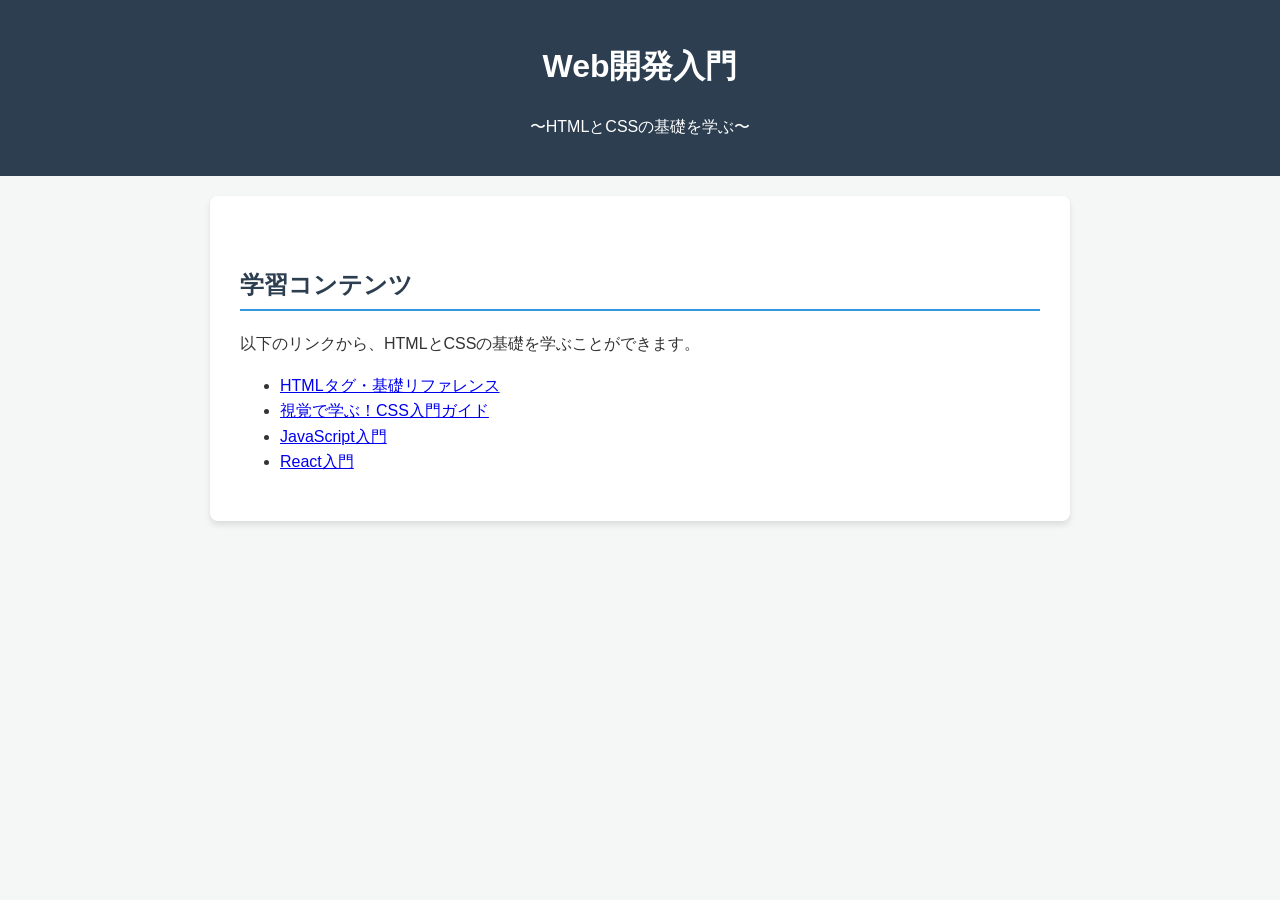
<file: index.html>
<!DOCTYPE html>
<html lang="ja">
<head>
    <meta charset="UTF-8">
    <meta name="viewport" content="width=device-width, initial-scale=1.0">
    <title>Web開発入門</title>
    <link rel="stylesheet" type="text/css" href="style\style.css">
</head>
<body>
    <header>
        <h1>Web開発入門</h1>
        <p>〜HTMLとCSSの基礎を学ぶ〜</p>
    </header>
    <div class="container">
        <h2>学習コンテンツ</h2>
        <p>以下のリンクから、HTMLとCSSの基礎を学ぶことができます。</p>
        <ul>
            <li><a href="pages/html.html">HTMLタグ・基礎リファレンス</a></li>
            <li><a href="pages/css.html">視覚で学ぶ！CSS入門ガイド</a></li>
            <li><a href="pages/javascript.html">JavaScript入門</a></li>
            <li><a href="pages/react.html">React入門</a></li>
        </ul>
    </div>  
</body>
</html>
</file>
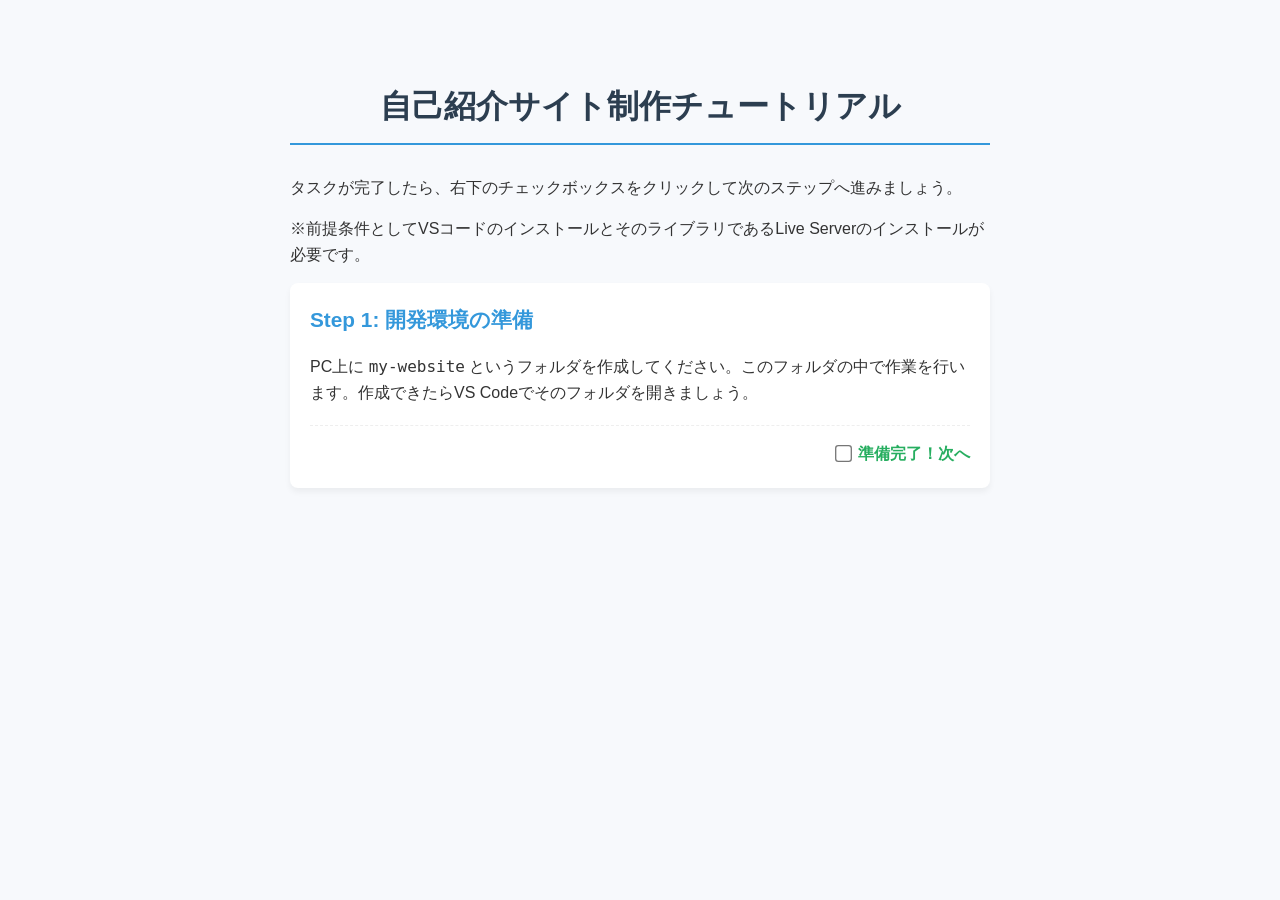
<file: pages/タスクチェッカー/index.html>
<!DOCTYPE html>
<html lang="ja">
<head>
    <meta charset="UTF-8">
    <meta name="viewport" content="width=device-width, initial-scale=1.0">
    <title>自己紹介サイト制作チュートリアル</title>
    <!-- 分割したCSSファイルを読み込む -->
    <link rel="stylesheet" href="style.css">
</head>
<body>

    <h1>自己紹介サイト制作チュートリアル</h1>
    <p>タスクが完了したら、右下のチェックボックスをクリックして次のステップへ進みましょう。</p>
    <p>※前提条件としてVSコードのインストールとそのライブラリであるLive Serverのインストールが必要です。</p>

    <div class="step-card active visible" id="step1">
        <h2>Step 1: 開発環境の準備</h2>
        <p>PC上に <code>my-website</code> というフォルダを作成してください。このフォルダの中で作業を行います。作成できたらVS Codeでそのフォルダを開きましょう。</p>
        <div class="checkbox-area">
            <label class="checkbox-label">
                <input type="checkbox" class="task-check" data-next="step2">
                準備完了！次へ
            </label>
        </div>
    </div>

    <div class="step-card" id="step2">
        <h2>Step 2: HTMLで骨組みを作る</h2>
        <p>フォルダ内に <code>index.html</code> というファイルを作成し、以下のコードを記述して保存してください。</p>
<pre><code>&lt;!DOCTYPE html&gt;
&lt;html lang="ja"&gt;
&lt;head&gt;
    &lt;meta charset="UTF-8"&gt;
    &lt;title&gt;{名前}のポートフォリオ&lt;/title&gt;
    &lt;link rel="stylesheet" href="style.css"&gt;
&lt;/head&gt;
&lt;body&gt;
    &lt;h1&gt;自己紹介&lt;/h1&gt;
    &lt;button id="alertButton"&gt;クリックしてね&lt;/button&gt;
    &lt;script src="script.js"&gt;&lt;/script&gt;
&lt;/body&gt;
&lt;/html&gt;</code></pre>
        <div class="checkbox-area">
            <label class="checkbox-label">
                <input type="checkbox" class="task-check" data-next="step3">
                HTML作成完了！次へ
            </label>
        </div>
    </div>

    <div class="step-card" id="step3">
        <h2>Step 3: CSSでデザインを整える</h2>
        <p>次に <code>style.css</code> というファイルを作成し、以下のコードを記述して保存します。</p>
<pre><code>body {
    text-align: center;
    font-family: sans-serif;
    background-color: #f0f8ff;
    padding: 50px;
}
button {
    background-color: #3498db;
    color: white;
    padding: 10px 20px;
    border: none;
    border-radius: 5px;
    cursor: pointer;
}</code></pre>
        <div class="checkbox-area">
            <label class="checkbox-label">
                <input type="checkbox" class="task-check" data-next="step4">
                CSS作成完了！次へ
            </label>
        </div>
    </div>

    <div class="step-card" id="step4">
        <h2>Step 4: JavaScriptで動きをつける</h2>
        <p>最後に <code>script.js</code> というファイルを作成し、以下のコードを記述して保存します。</p>
<pre><code>document.getElementById('alertButton').addEventListener('click', () => {
    alert('こんにちは！プログラミングの世界へようこそ！');
});</code></pre>
        <div class="checkbox-area">
            <label class="checkbox-label">
                <input type="checkbox" class="task-check" data-next="step5">
                JS作成完了！次へ
            </label>
        </div>
    </div>

    <div class="step-card" id="step5">
        <h2>Step 5: ブラウザで動作確認</h2>
        <p>保存した <code>index.html</code> をVS CodeのLive Server機能を使ってブラウザで開いてみましょう。ボタンを押してメッセージが出れば完成です！</p>
        <div class="checkbox-area">
            <label class="checkbox-label">
                <input type="checkbox" class="task-check" data-next="finish">
                すべて完了！
            </label>
        </div>
    </div>

    <div id="completionMessage">
        🎉 お疲れ様でした！初めてのWebサイト構築成功です！ 🎉
    </div>

    <script>
        // すべてのチェックボックスを取得
        const checkboxes = document.querySelectorAll('.task-check');

        checkboxes.forEach(checkbox => {
            checkbox.addEventListener('change', function() {
                // チェックが入った時だけ処理をする
                if (this.checked) {
                    // チェックを外せないように無効化（一本道で進ませるため）
                    this.disabled = true;

                    const nextStepId = this.getAttribute('data-next');

                    if (nextStepId === 'finish') {
                        // 最後まで終わった場合の処理
                        const message = document.getElementById('completionMessage');
                        message.style.display = 'block';
                    } else {
                        // 次のステップを表示する処理
                        const nextStep = document.getElementById(nextStepId);
                        if (nextStep) {
                            // display: block を適用
                            nextStep.classList.add('active');
                            
                            // 少し遅らせて透明度(opacity)を上げることでフワッとしたアニメーションを実現
                            setTimeout(() => {
                                nextStep.classList.add('visible');
                                // 次のステップが表示されたら、そこへスムーズにスクロールさせる
                                nextStep.scrollIntoView({ behavior: 'smooth', block: 'start' });
                            }, 50);
                        }
                    }
                }
            });
        });
    </script>
</body>
</html>
</file>
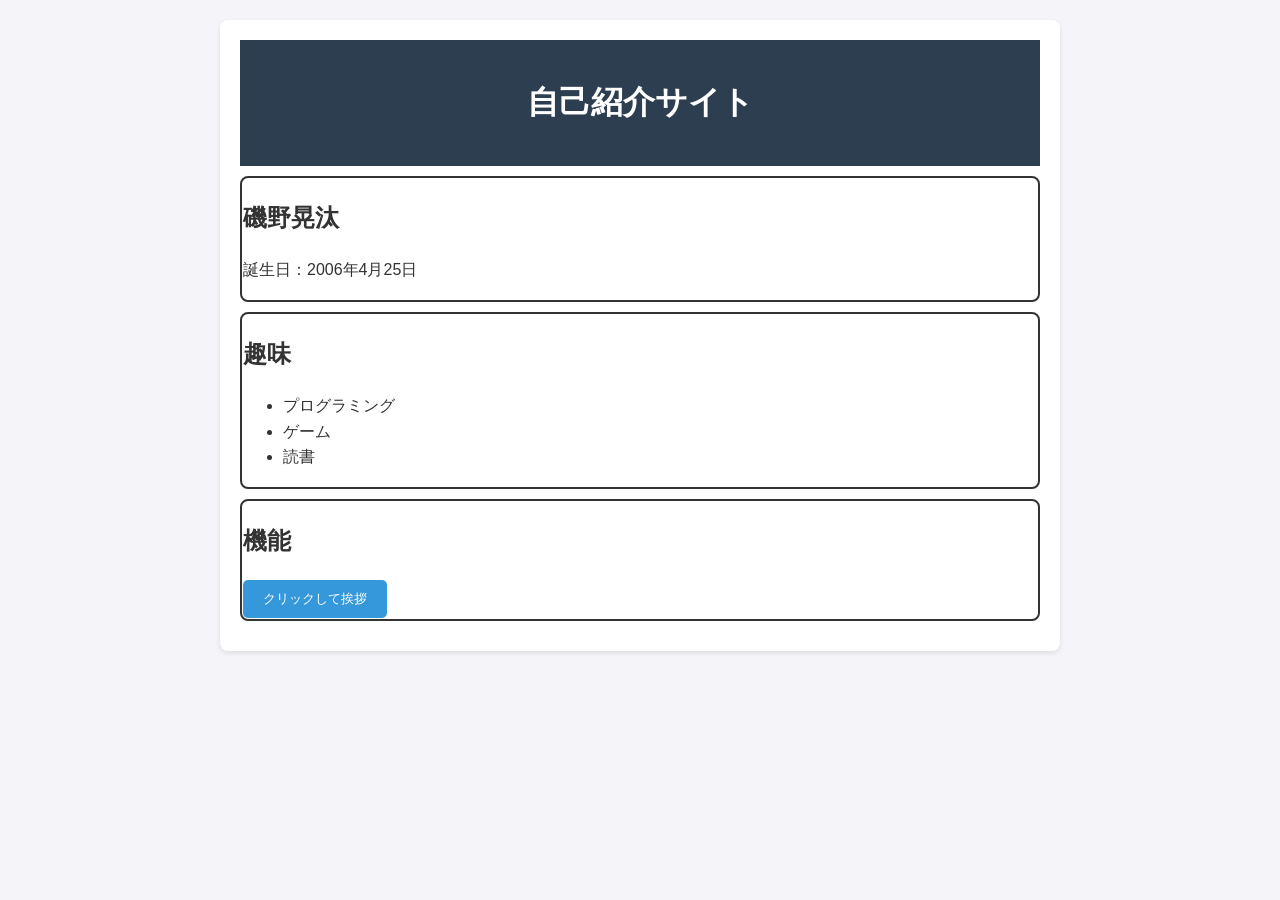
<file: pages/自己紹介サイト/index.html>
<!DOCTYPE html>
<html lang="ja">
    <head>
        <meta charset="UTF-8">
        <title>自己紹介ページ</title>
        <link rel="stylesheet" href="style.css">
    </head>
    <body>
        <main>
            <header>
                <h1>自己紹介サイト</h1>
            </header>
            <section>
                <h1>磯野晃汰</h1>
            <p>誕生日：2006年4月25日</p>
            </section>
            <section>
                <h2>趣味</h2>
                <ul>
                    <li>プログラミング</li>
                    <li>ゲーム</li>
                    <li>読書</li>
                </ul>
            </section>
            <section>
                <h2>機能</h2>
                <button id="alertButton">クリックして挨拶</button>
            </section>
        </main>
        <script src="script.js"></script>
    </body>
</html>
</file>
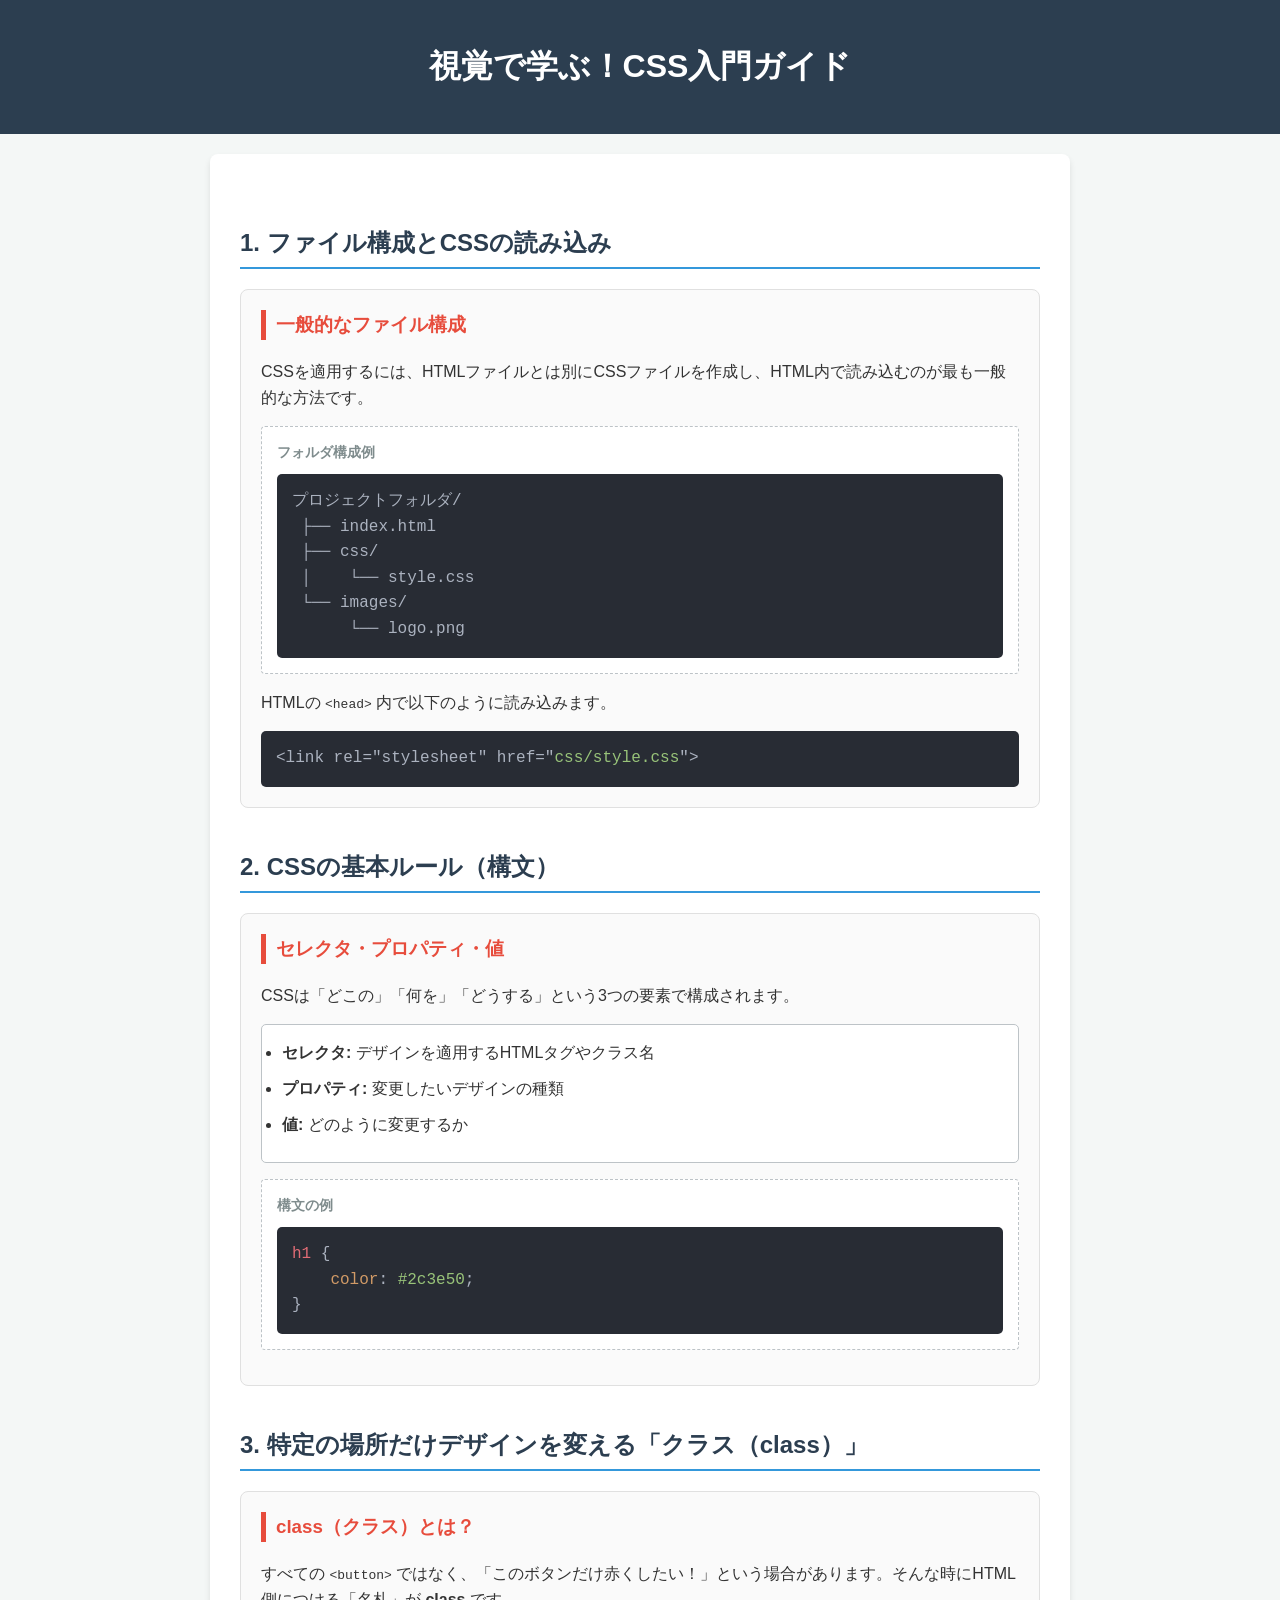
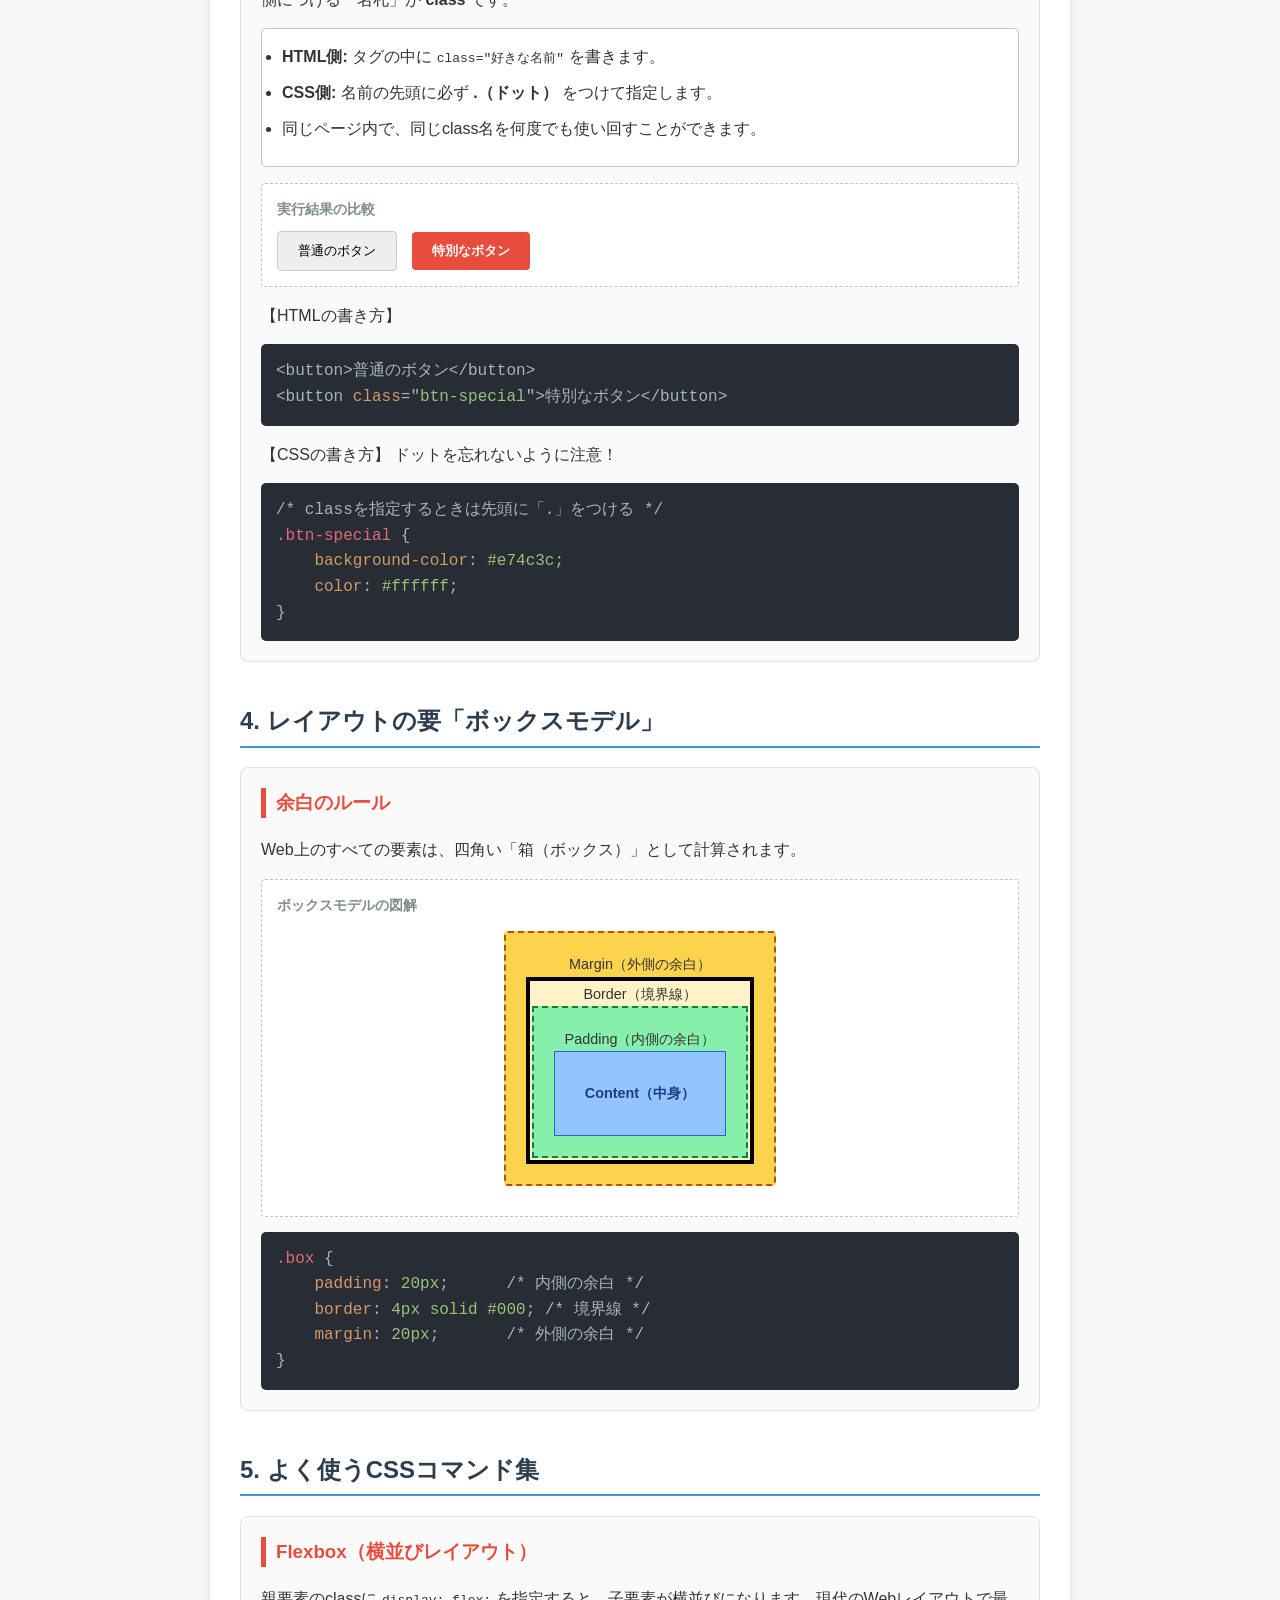
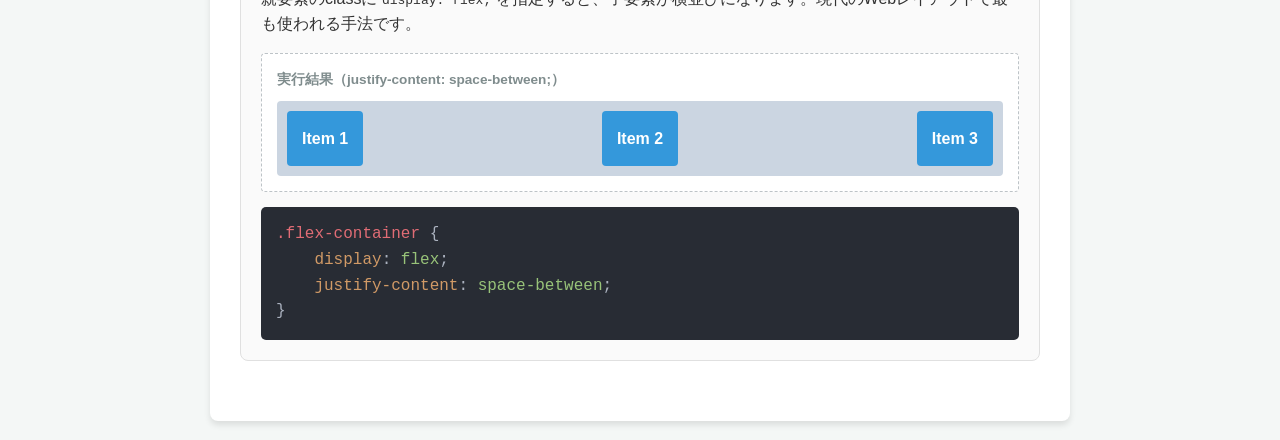
<file: pages/css.html>
<div>
<head>
   <title>視覚で学ぶ！CSS入門ガイド</title>
   <link rel="stylesheet" href="../style/style.css">
</head>
<body>

    <header>
        <h1>視覚で学ぶ！CSS入門ガイド</h1>
    </header>

    <div class="container">
        
        <h2>1. ファイル構成とCSSの読み込み</h2>
        <div class="tag-section">
            <h3>一般的なファイル構成</h3>
            <p>CSSを適用するには、HTMLファイルとは別にCSSファイルを作成し、HTML内で読み込むのが最も一般的な方法です。</p>
            
            <div class="demo-box">
                <div class="demo-label">フォルダ構成例</div>
                <pre><span class="text">プロジェクトフォルダ/
 ├── index.html
 ├── css/
 │    └── style.css
 └── images/
      └── logo.png</span></pre>
            </div>

            <p>HTMLの <code>&lt;head&gt;</code> 内で以下のように読み込みます。</p>
            <pre><span class="text">&lt;link rel="stylesheet" href="</span><span class="val">css/style.css</span><span class="text">"&gt;</span></pre>
        </div>

        <h2>2. CSSの基本ルール（構文）</h2>
        <div class="tag-section">
            <h3>セレクタ・プロパティ・値</h3>
            <p>CSSは「どこの」「何を」「どうする」という3つの要素で構成されます。</p>
            
            <ul class="description-list">
                <li><strong>セレクタ:</strong> デザインを適用するHTMLタグやクラス名</li>
                <li><strong>プロパティ:</strong> 変更したいデザインの種類</li>
                <li><strong>値:</strong> どのように変更するか</li>
            </ul>

            <div class="demo-box">
                <div class="demo-label">構文の例</div>
                <pre><span class="tag">h1</span> <span class="text">{</span>
    <span class="attr">color</span><span class="text">:</span> <span class="val">#2c3e50</span><span class="text">;</span>
<span class="text">}</span></pre>
            </div>
        </div>

        <!-- 追加したクラスの解説セクション -->
        <h2>3. 特定の場所だけデザインを変える「クラス（class）」</h2>
        <div class="tag-section">
            <h3>class（クラス）とは？</h3>
            <p>すべての <code>&lt;button&gt;</code> ではなく、「このボタンだけ赤くしたい！」という場合があります。そんな時にHTML側につける「名札」が <strong>class</strong> です。</p>
            
            <ul class="description-list">
                <li><strong>HTML側:</strong> タグの中に <code>class="好きな名前"</code> を書きます。</li>
                <li><strong>CSS側:</strong> 名前の先頭に必ず <strong>.（ドット）</strong> をつけて指定します。</li>
                <li>同じページ内で、同じclass名を何度でも使い回すことができます。</li>
            </ul>

            <div class="demo-box">
                <div class="demo-label">実行結果の比較</div>
                <div style="display: flex; gap: 15px; align-items: center;">
                    <button class="btn-normal">普通のボタン</button>
                    <button class="btn-special">特別なボタン</button>
                </div>
            </div>

            <p>【HTMLの書き方】</p>
            <pre><span class="text">&lt;button&gt;普通のボタン&lt;/button&gt;</span>
<span class="text">&lt;button </span><span class="attr">class</span><span class="text">="</span><span class="val">btn-special</span><span class="text">"&gt;特別なボタン&lt;/button&gt;</span></pre>

            <p>【CSSの書き方】 ドットを忘れないように注意！</p>
            <pre><span class="text">/* classを指定するときは先頭に「.」をつける */</span>
<span class="tag">.btn-special</span> <span class="text">{</span>
    <span class="attr">background-color</span><span class="text">:</span> <span class="val">#e74c3c</span><span class="text">;</span>
    <span class="attr">color</span><span class="text">:</span> <span class="val">#ffffff</span><span class="text">;</span>
<span class="text">}</span></pre>
        </div>

        <h2>4. レイアウトの要「ボックスモデル」</h2>
        <div class="tag-section">
            <h3>余白のルール</h3>
            <p>Web上のすべての要素は、四角い「箱（ボックス）」として計算されます。</p>

            <div class="demo-box">
                <div class="demo-label">ボックスモデルの図解</div>
                <div class="box-model-demo">
                    <div class="margin-box">
                        Margin（外側の余白）
                        <div class="border-box">
                            Border（境界線）
                            <div class="padding-box">
                                Padding（内側の余白）
                                <div class="content-box">
                                    Content（中身）
                                </div>
                            </div>
                        </div>
                    </div>
                </div>
            </div>

            <pre><span class="tag">.box</span> <span class="text">{</span>
    <span class="attr">padding</span><span class="text">:</span> <span class="val">20px</span><span class="text">;</span>      <span class="text">/* 内側の余白 */</span>
    <span class="attr">border</span><span class="text">:</span> <span class="val">4px solid #000</span><span class="text">;</span> <span class="text">/* 境界線 */</span>
    <span class="attr">margin</span><span class="text">:</span> <span class="val">20px</span><span class="text">;</span>       <span class="text">/* 外側の余白 */</span>
<span class="text">}</span></pre>
        </div>

        <h2>5. よく使うCSSコマンド集</h2>
        <div class="tag-section">
            <h3>Flexbox（横並びレイアウト）</h3>
            <p>親要素のclassに <code>display: flex;</code> を指定すると、子要素が横並びになります。現代のWebレイアウトで最も使われる手法です。</p>
            
            <div class="demo-box">
                <div class="demo-label">実行結果（justify-content: space-between;）</div>
                <div class="flex-container-demo">
                    <div class="flex-item">Item 1</div>
                    <div class="flex-item">Item 2</div>
                    <div class="flex-item">Item 3</div>
                </div>
            </div>

            <pre><span class="tag">.flex-container</span> <span class="text">{</span>
    <span class="attr">display</span><span class="text">:</span> <span class="val">flex</span><span class="text">;</span>
    <span class="attr">justify-content</span><span class="text">:</span> <span class="val">space-between</span><span class="text">;</span>
<span class="text">}</span></pre>
        </div>
    </div>
</body>
</div>
</file>
<file: pages/タスクチェッカー/style.css>
/* 全体のスタイル */
body {
    font-family: 'Helvetica Neue', Arial, sans-serif;
    background-color: #f7f9fc;
    color: #333;
    max-width: 700px;
    margin: 40px auto;
    padding: 20px;
    line-height: 1.6;
}
h1 {
    text-align: center;
    color: #2c3e50;
    border-bottom: 2px solid #3498db;
    padding-bottom: 10px;
    margin-bottom: 30px;
}

/* 各ステップのカードスタイル */
.step-card {
    background: #fff;
    border-radius: 8px;
    padding: 20px;
    margin-bottom: 20px;
    box-shadow: 0 4px 6px rgba(0,0,0,0.05);
    /* 初期状態は非表示（1つ目以外） */
    display: none;
    opacity: 0;
    transform: translateY(20px);
    transition: opacity 0.5s ease, transform 0.5s ease;
}

/* JavaScriptで付与する表示用クラス */
.step-card.active {
    display: block;
}
.step-card.visible {
    opacity: 1;
    transform: translateY(0);
}

h2 {
    margin-top: 0;
    color: #3498db;
    font-size: 1.3em;
}
pre {
    background-color: #282c34;
    color: #abb2bf;
    padding: 15px;
    border-radius: 5px;
    overflow-x: auto;
    font-size: 0.9em;
}
code {
    font-family: Consolas, Monaco, monospace;
}

/* チェックボックスエリアの装飾 */
.checkbox-area {
    margin-top: 20px;
    padding-top: 15px;
    border-top: 1px dashed #eee;
    text-align: right;
}
.checkbox-label {
    cursor: pointer;
    font-weight: bold;
    color: #27ae60;
    display: inline-flex;
    align-items: center;
    user-select: none;
}
.checkbox-label input {
    margin-right: 8px;
    transform: scale(1.3);
    cursor: pointer;
}

/* 完了メッセージ */
#completionMessage {
    text-align: center;
    color: #e67e22;
    font-weight: bold;
    font-size: 1.2em;
    display: none;
    margin-top: 30px;
    padding: 20px;
    background: #fff3e0;
    border-radius: 8px;
}
</file>
<file: pages/自己紹介サイト/style.css>
/* 全体の基本設定 */
body {
    font-family: sans-serif;
    line-height: 1.6;
    margin: 0;
    background-color: #f4f4f9;
    color: #333;
}

/* ヘッダーの装飾 */
header {
    background-color: #2c3e50;
    color: white;
    text-align: center;
    padding: 1rem 0;
}

/* セクションの装飾 */
section {
    background-color: white;
    border: 2px solid #333333;
    border-radius: 8px;
    padding: 1px;
    margin: 10px 0;
}

/* メインコンテンツのレイアウト */
main {
    max-width: 800px;
    margin: 20px auto;
    padding: 20px;
    background: white;
    border-radius: 8px;
    box-shadow: 0 2px 5px rgba(0,0,0,0.1); /* 軽い影をつける */
}

/* ボタンの装飾 */
button {
    background-color: #3498db;
    color: white;
    border: none;
    padding: 10px 20px;
    cursor: pointer;
    border-radius: 5px;
}

/* マウスカーソルが乗ったときの変化 */
button:hover {
    background-color: #2980b9;
}
</file>
<file: style/style.css>
body {
    font-family: 'Helvetica Neue', Arial, 'Hiragino Kaku Gothic ProN', 'Hiragino Sans', Meiryo, sans-serif;
    line-height: 1.6;
    color: #333;
    background-color: #f4f7f6;
    margin: 0;
    padding: 0;
}

header {
    background-color: #2c3e50;
    color: #fff;
    padding: 20px 0;
    text-align: center;
}

.container {
    max-width: 800px;
    margin: 20px auto;
    background: #fff;
    padding: 30px;
    border-radius: 8px;
    box-shadow: 0 4px 6px rgba(0, 0, 0, 0.1);
}

h2 {
    color: #2c3e50;
    border-bottom: 2px solid #3498db;
    padding-bottom: 5px;
    margin-top: 40px;
}

.tag-section {
    border: 1px solid #e0e0e0;
    border-radius: 8px;
    padding: 20px;
    margin-bottom: 30px;
    background-color: #fafafa;
}

.tag-section h3 {
    margin-top: 0;
    color: #e74c3c;
    border-left: 5px solid #e74c3c;
    padding-left: 10px;
}

.description-list {
    background-color: #fff;
    padding: 15px 20px;
    border-radius: 5px;
    border: 1px solid #bdc3c7;
}

.description-list li {
    margin-bottom: 10px;
}

.demo-box {
    background-color: #fff;
    border: 1px dashed #bdc3c7;
    padding: 15px;
    margin: 15px 0;
    border-radius: 4px;
}

.demo-label {
    font-size: 0.85em;
    color: #7f8c8d;
    margin-bottom: 10px;
    font-weight: bold;
}

pre {
    background-color: #282c34;
    color: #abb2bf;
    padding: 15px;
    border-radius: 5px;
    overflow-x: auto;
    font-family: 'Courier New', Courier, monospace;
    margin: 0;
}

.tag {
    color: #e06c75;
}

.attr {
    color: #d19a66;
}

.val {
    color: #98c379;
}

.text {
    color: #abb2bf;
}

.box-model-demo {
    display: flex;
    justify-content: center;
    margin: 15px 0;
    text-align: center;
    font-size: 0.9rem;
}

.margin-box {
    background: #fcd34d;
    padding: 20px;
    border: 2px dashed #b45309;
    border-radius: 4px;
}

.border-box {
    background: #fef3c7;
    padding: 2px;
    border: 4px solid #000;
}

.padding-box {
    background: #86efac;
    padding: 20px;
    border: 2px dashed #15803d;
}

.content-box {
    background: #93c5fd;
    padding: 30px;
    color: #1e3a8a;
    font-weight: bold;
    border: 1px solid #2563eb;
}

.flex-container-demo {
    display: flex;
    justify-content: space-between;
    background-color: #cbd5e1;
    padding: 10px;
    border-radius: 4px;
}

.flex-item {
    background-color: #3498db;
    color: white;
    padding: 15px;
    border-radius: 4px;
    font-weight: bold;
}

/* クラス解説用ボタンのスタイル */
.btn-normal {
    padding: 10px 20px;
    background-color: #eee;
    border: 1px solid #ccc;
    border-radius: 4px;
    cursor: pointer;
}

.btn-special {
    padding: 10px 20px;
    background-color: #e74c3c;
    color: white;
    border: none;
    border-radius: 4px;
    font-weight: bold;
    cursor: pointer;
}
</file>
